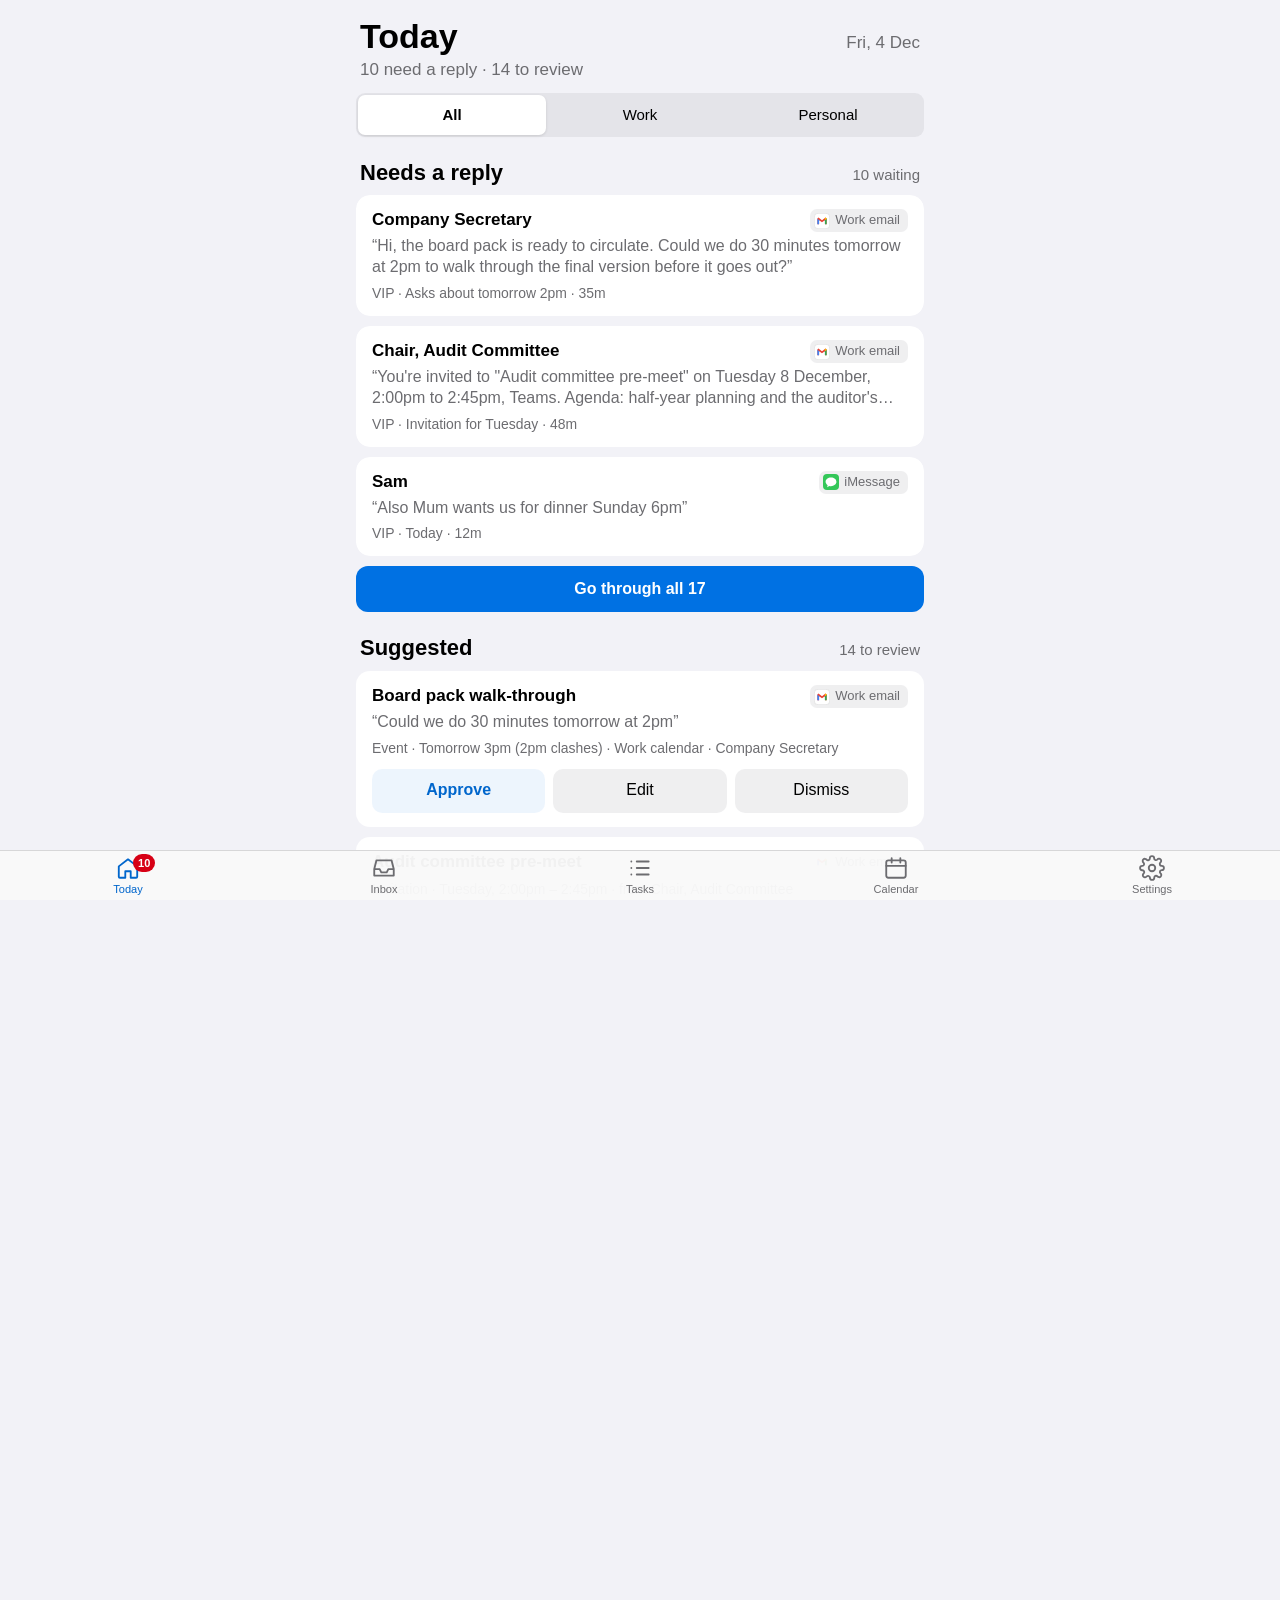
<file: index.html>
<!doctype html>
<html lang="en-AU">
<head>
  <meta charset="utf-8">
  <meta http-equiv="Content-Security-Policy" content="default-src 'none'; script-src 'self'; style-src 'self' 'unsafe-inline'; img-src 'self' data:; manifest-src 'self'; connect-src 'none'; base-uri 'none'; form-action 'none'">
  <meta name="referrer" content="no-referrer">
  <meta name="robots" content="noindex, nofollow">
  <meta name="viewport" content="width=device-width, initial-scale=1, viewport-fit=cover">
  <meta name="apple-mobile-web-app-capable" content="yes">
  <meta name="apple-mobile-web-app-status-bar-style" content="default">
  <meta name="apple-mobile-web-app-title" content="Inbox">
  <meta name="theme-color" content="#F2F2F7" media="(prefers-color-scheme: light)">
  <meta name="theme-color" content="#000000" media="(prefers-color-scheme: dark)">
  <link rel="manifest" href="manifest.webmanifest">
  <link rel="icon" href="icon.svg" type="image/svg+xml">
  <link rel="stylesheet" href="styles.css?v=7f4d80bfb6">
  <title>Unified Inbox (demo)</title>
</head>
<body>
  <main id="view"></main>

  <!-- Full-screen focus view: one item at a time -->
  <section id="focus" aria-modal="true" role="dialog" aria-label="Conversation"></section>

  <!-- Bottom sheets: Later options, row menu, new message, event details -->
  <div id="sheet-wrap"><div class="scrim" data-action="close-sheet"></div><div class="sheet" role="dialog"></div></div>

  <div id="toast" role="status" aria-live="polite"></div>

  <nav id="tabs" aria-label="Sections">
    <button data-action="tab" data-tab="today">
      <svg viewBox="0 0 24 24"><path d="M3.5 10.5L12 4l8.5 6.5V20a1 1 0 0 1-1 1h-5v-6h-5v6h-5a1 1 0 0 1-1-1z"/></svg>
      <span>Today</span><b id="today-badge" aria-label="need a reply"></b>
    </button>
    <button data-action="tab" data-tab="chats">
      <svg viewBox="0 0 24 24"><path d="M3 13h5l1.5 3h5L16 13h5M5 5h14l2 8v6H3v-6z"/></svg>
      <span>Inbox</span>
    </button>
    <button data-action="tab" data-tab="tasks">
      <svg viewBox="0 0 24 24"><path d="M9 6h11M9 12h11M9 18h11M4 6h.01M4 12h.01M4 18h.01"/></svg>
      <span>Tasks</span>
    </button>
    <button data-action="tab" data-tab="calendar">
      <svg viewBox="0 0 24 24"><rect x="3" y="5" width="18" height="16" rx="2"/><path d="M3 10h18M8 3v4M16 3v4"/></svg>
      <span>Calendar</span>
    </button>
    <button data-action="tab" data-tab="settings">
      <svg viewBox="0 0 24 24"><circle cx="12" cy="12" r="3"/><path d="M19.4 15a1.7 1.7 0 0 0 .3 1.8l.1.1a2 2 0 1 1-2.8 2.8l-.1-.1a1.7 1.7 0 0 0-1.8-.3 1.7 1.7 0 0 0-1 1.5V21a2 2 0 1 1-4 0v-.1a1.7 1.7 0 0 0-1.1-1.5 1.7 1.7 0 0 0-1.8.3l-.1.1a2 2 0 1 1-2.8-2.8l.1-.1a1.7 1.7 0 0 0 .3-1.8 1.7 1.7 0 0 0-1.5-1H3a2 2 0 1 1 0-4h.1a1.7 1.7 0 0 0 1.5-1.1 1.7 1.7 0 0 0-.3-1.8l-.1-.1a2 2 0 1 1 2.8-2.8l.1.1a1.7 1.7 0 0 0 1.8.3H9a1.7 1.7 0 0 0 1-1.5V3a2 2 0 1 1 4 0v.1a1.7 1.7 0 0 0 1 1.5 1.7 1.7 0 0 0 1.8-.3l.1-.1a2 2 0 1 1 2.8 2.8l-.1.1a1.7 1.7 0 0 0-.3 1.8V9a1.7 1.7 0 0 0 1.5 1H21a2 2 0 1 1 0 4h-.1a1.7 1.7 0 0 0-1.5 1z"/></svg>
      <span>Settings</span>
    </button>
  </nav>

  <!-- Demo data in the browser; phase 2 removes this line and the app talks to the real server -->
  <script src="demo-api.js?v=6e206e1867"></script>
  <script src="app.js?v=7b4860c522"></script>
</body>
</html>
</file>
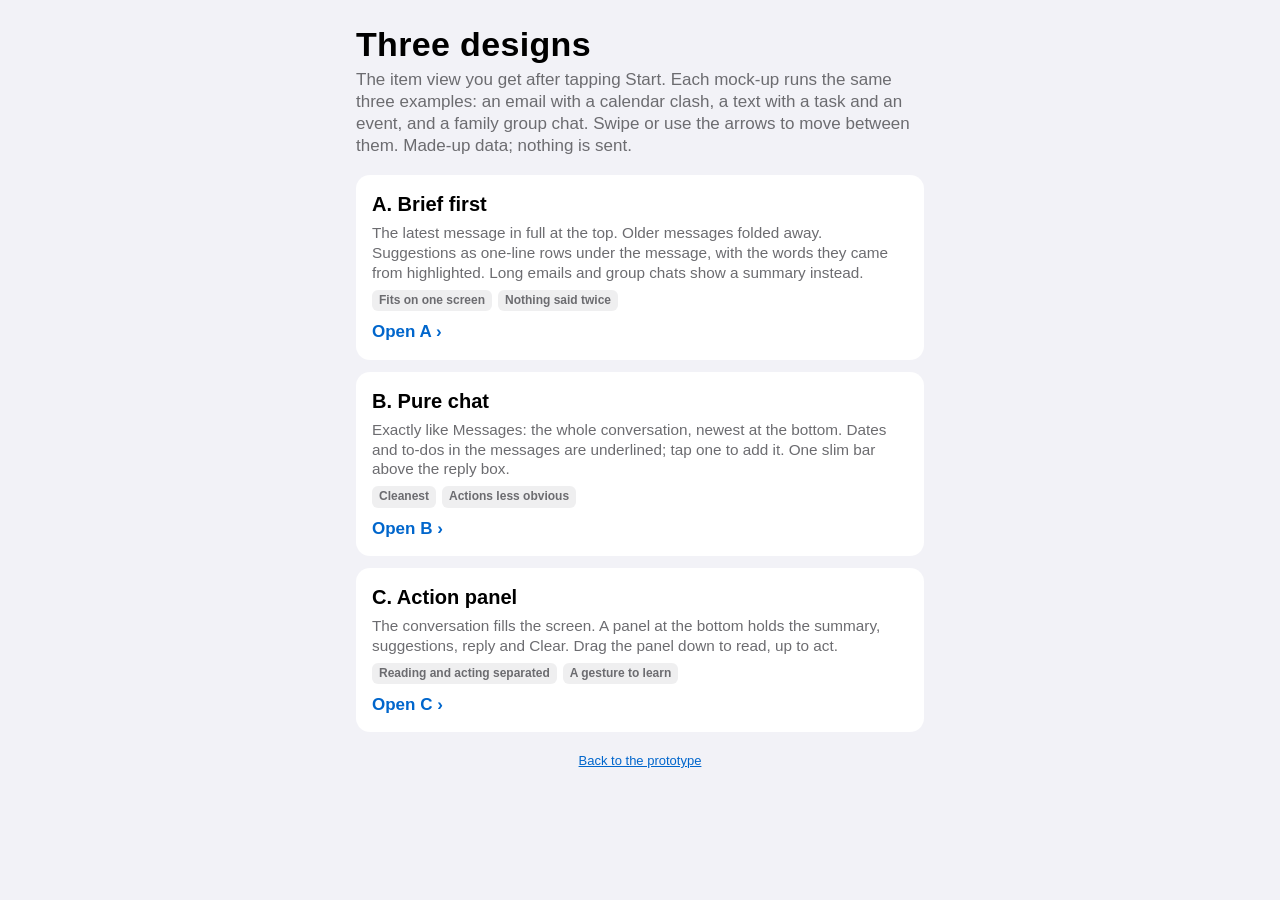
<file: mockups/index.html>
<!doctype html>
<html lang="en-AU">
<head>
  <meta charset="utf-8">
  <meta http-equiv="Content-Security-Policy" content="default-src 'none'; script-src 'self'; style-src 'self' 'unsafe-inline'; img-src 'self' data:; connect-src 'none'; base-uri 'none'; form-action 'none'">
  <meta name="referrer" content="no-referrer">
  <meta name="robots" content="noindex, nofollow">
  <meta name="viewport" content="width=device-width, initial-scale=1, viewport-fit=cover">
  <link rel="stylesheet" href="../styles.css?v=7f4d80bfb6">
  <link rel="stylesheet" href="mock.css?v=f056d1b92e">
  <title>Item view: three designs</title>
</head>
<body class="mock-index">
  <main>
    <h1 class="large-title" style="margin:8px 0 4px">Three designs</h1>
    <p class="muted" style="margin:0 0 18px">The item view you get after tapping Start. Each mock-up runs the same three examples: an email with a calendar clash, a text with a task and an event, and a family group chat. Swipe or use the arrows to move between them. Made-up data; nothing is sent.</p>

    <a class="design-card" href="a.html">
      <h2>A. Brief first</h2>
      <p>The latest message in full at the top. Older messages folded away. Suggestions as one-line rows under the message, with the words they came from highlighted. Long emails and group chats show a summary instead.</p>
      <p><span class="tag">Fits on one screen</span><span class="tag">Nothing said twice</span></p>
      <span class="go">Open A ›</span>
    </a>
    <a class="design-card" href="b.html">
      <h2>B. Pure chat</h2>
      <p>Exactly like Messages: the whole conversation, newest at the bottom. Dates and to-dos in the messages are underlined; tap one to add it. One slim bar above the reply box.</p>
      <p><span class="tag">Cleanest</span><span class="tag">Actions less obvious</span></p>
      <span class="go">Open B ›</span>
    </a>
    <a class="design-card" href="c.html">
      <h2>C. Action panel</h2>
      <p>The conversation fills the screen. A panel at the bottom holds the summary, suggestions, reply and Clear. Drag the panel down to read, up to act.</p>
      <p><span class="tag">Reading and acting separated</span><span class="tag">A gesture to learn</span></p>
      <span class="go">Open C ›</span>
    </a>
    <p class="foot" style="text-align:center"><a href="../" style="color:var(--tint)">Back to the prototype</a></p>
  </main>
</body>
</html>
</file>
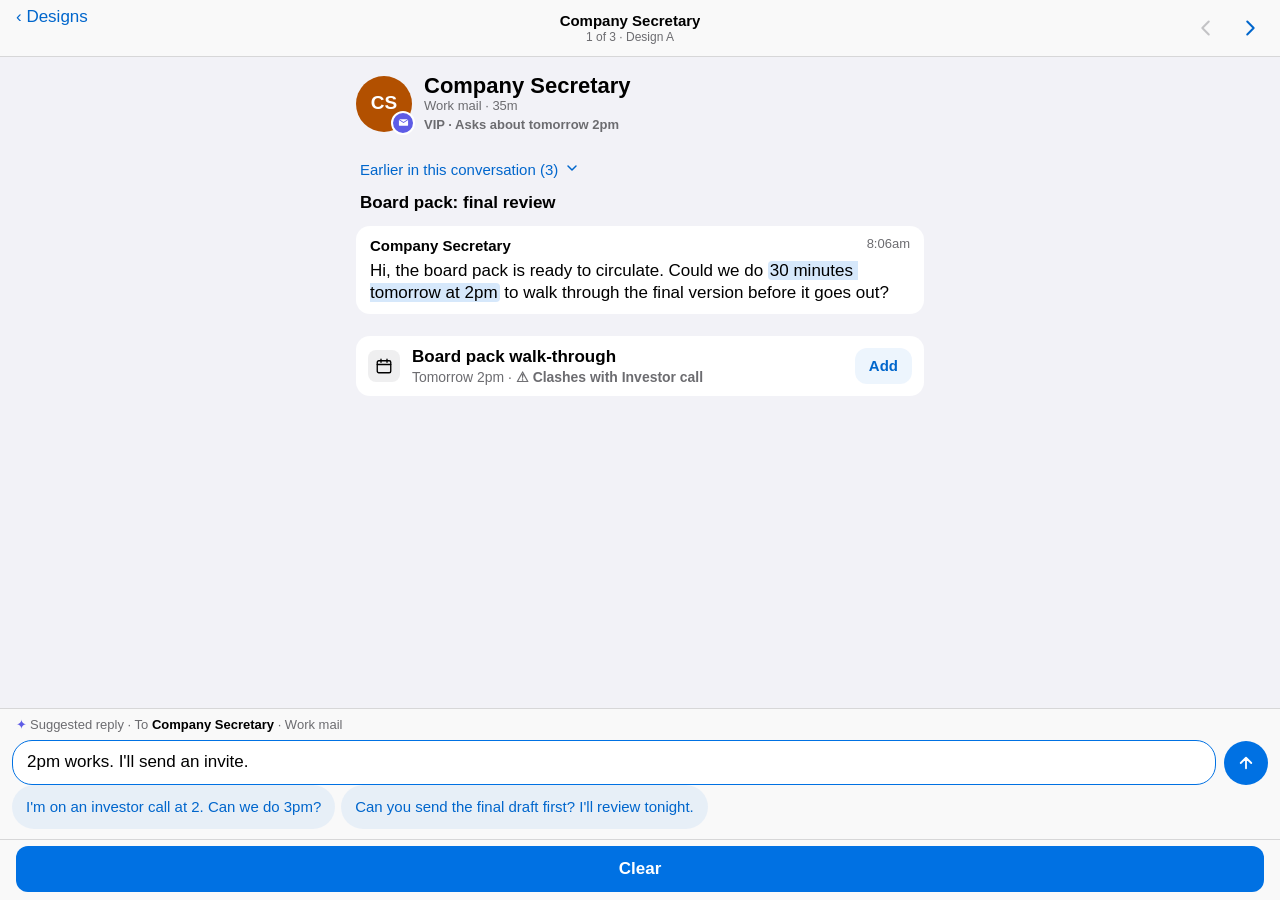
<file: mockups/a.html>
<!doctype html>
<html lang="en-AU">
<head>
  <meta charset="utf-8">
  <meta http-equiv="Content-Security-Policy" content="default-src 'none'; script-src 'self'; style-src 'self' 'unsafe-inline'; img-src 'self' data:; connect-src 'none'; base-uri 'none'; form-action 'none'">
  <meta name="referrer" content="no-referrer">
  <meta name="robots" content="noindex, nofollow">
  <meta name="viewport" content="width=device-width, initial-scale=1, viewport-fit=cover">
  <link rel="stylesheet" href="../styles.css?v=7f4d80bfb6">
  <link rel="stylesheet" href="mock.css?v=f056d1b92e">
  <title>Mock-up A: Brief first</title>
</head>
<body data-design="a">
  <section id="focus" class="open" role="dialog" aria-label="Mock-up A: Brief first"></section>
  <div id="sheet-wrap"><div class="scrim" data-act="close-sheet"></div><div class="sheet" role="dialog"></div></div>
  <div id="toast" role="status" aria-live="polite"></div>
  <script src="mock.js?v=c2f1eac3d7"></script>
</body>
</html>
</file>
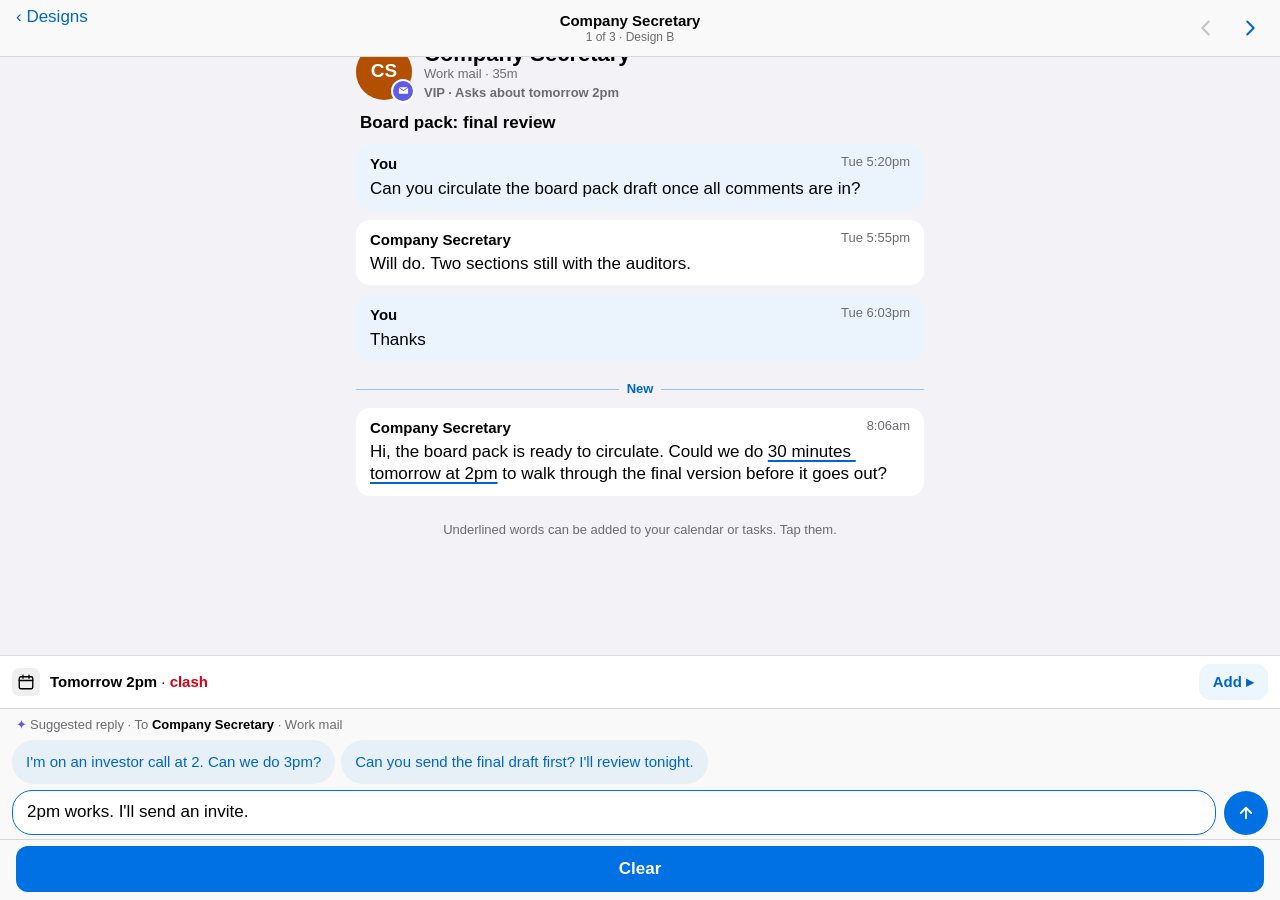
<file: mockups/b.html>
<!doctype html>
<html lang="en-AU">
<head>
  <meta charset="utf-8">
  <meta http-equiv="Content-Security-Policy" content="default-src 'none'; script-src 'self'; style-src 'self' 'unsafe-inline'; img-src 'self' data:; connect-src 'none'; base-uri 'none'; form-action 'none'">
  <meta name="referrer" content="no-referrer">
  <meta name="robots" content="noindex, nofollow">
  <meta name="viewport" content="width=device-width, initial-scale=1, viewport-fit=cover">
  <link rel="stylesheet" href="../styles.css?v=7f4d80bfb6">
  <link rel="stylesheet" href="mock.css?v=f056d1b92e">
  <title>Mock-up B: Pure chat</title>
</head>
<body data-design="b">
  <section id="focus" class="open" role="dialog" aria-label="Mock-up B: Pure chat"></section>
  <div id="sheet-wrap"><div class="scrim" data-act="close-sheet"></div><div class="sheet" role="dialog"></div></div>
  <div id="toast" role="status" aria-live="polite"></div>
  <script src="mock.js?v=c2f1eac3d7"></script>
</body>
</html>
</file>
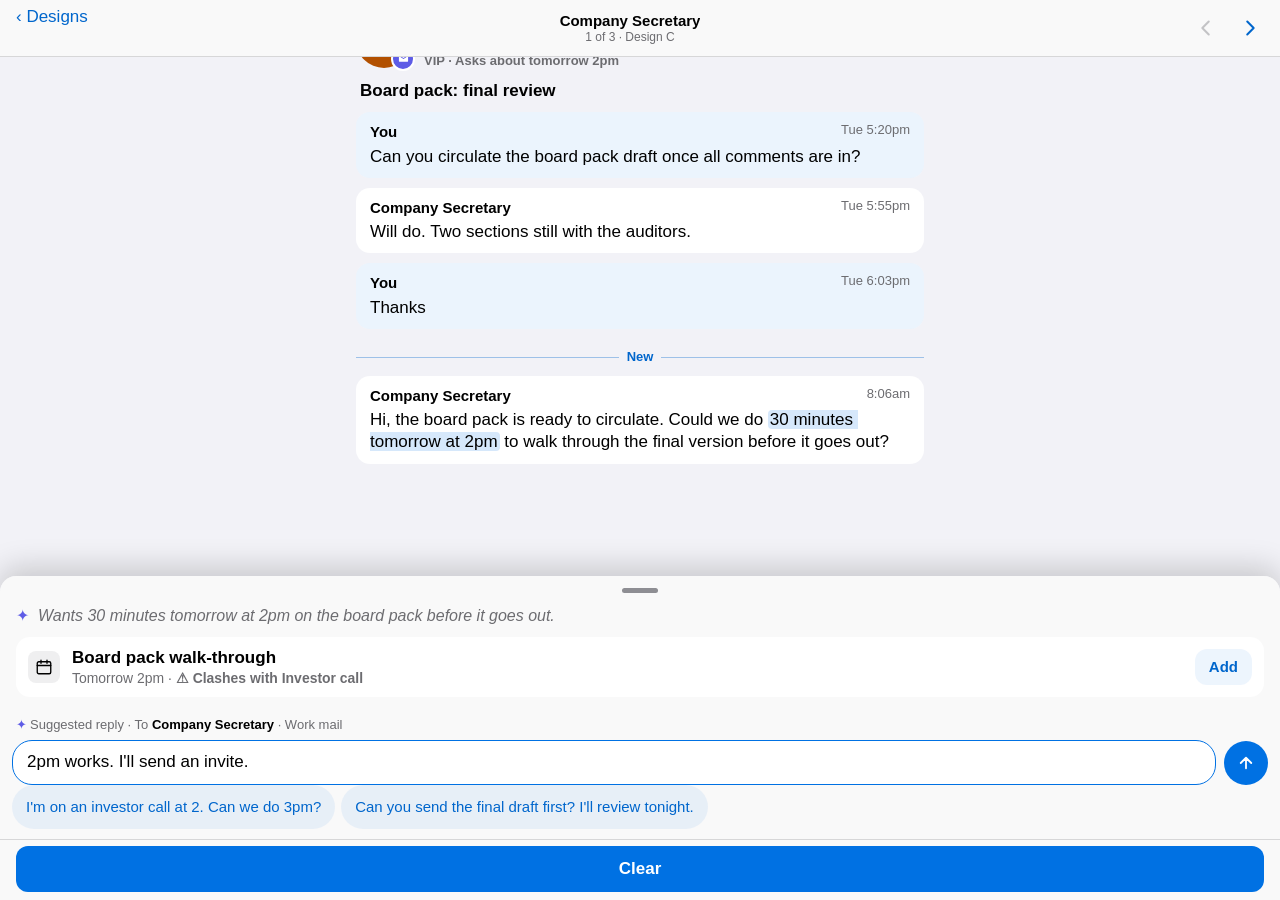
<file: mockups/c.html>
<!doctype html>
<html lang="en-AU">
<head>
  <meta charset="utf-8">
  <meta http-equiv="Content-Security-Policy" content="default-src 'none'; script-src 'self'; style-src 'self' 'unsafe-inline'; img-src 'self' data:; connect-src 'none'; base-uri 'none'; form-action 'none'">
  <meta name="referrer" content="no-referrer">
  <meta name="robots" content="noindex, nofollow">
  <meta name="viewport" content="width=device-width, initial-scale=1, viewport-fit=cover">
  <link rel="stylesheet" href="../styles.css?v=7f4d80bfb6">
  <link rel="stylesheet" href="mock.css?v=f056d1b92e">
  <title>Mock-up C: Action panel</title>
</head>
<body data-design="c">
  <section id="focus" class="open" role="dialog" aria-label="Mock-up C: Action panel"></section>
  <div id="sheet-wrap"><div class="scrim" data-act="close-sheet"></div><div class="sheet" role="dialog"></div></div>
  <div id="toast" role="status" aria-live="polite"></div>
  <script src="mock.js?v=c2f1eac3d7"></script>
</body>
</html>
</file>
<file: styles.css>
/* Unified Inbox styles. Rules come from DESIGN.md (decision numbers in brackets).
 *
 * Type uses rem so iOS Dynamic Type scales the whole app: Safari maps
 * `-apple-system-body` to the user's text size (default 17px).
 */

/* ------------------------------------------------------------ tokens
 * Each colour is light-dark(light value, dark value). Appearance in Settings picks the scheme:
 * Automatic follows the iPhone; Light or Dark forces it via data-theme on <html>.
 */
:root { color-scheme: light dark; }
:root[data-theme="light"] { color-scheme: light; }
:root[data-theme="dark"] { color-scheme: dark; }
:root {
  --bg: light-dark(#F2F2F7, #000000);            /* grouped background */
  --card: light-dark(#FFFFFF, #1C1C1E);
  --label: light-dark(#000000, #FFFFFF);
  --label-2: light-dark(#6C6C70, #AEAEB2);       /* secondary text, 5:1 or better */
  --label-3: light-dark(#8E8E93, #636366);       /* decorative only, never body text */
  --sep: light-dark(rgba(60, 60, 67, 0.18), rgba(84, 84, 88, 0.55));
  --fill: light-dark(rgba(120, 120, 128, 0.12), rgba(120, 120, 128, 0.24));
  --tint: light-dark(#0066CC, #4DA3FF);          /* text-coloured actions, 5.6:1 on white */
  --tint-fill: #0071E3;                          /* filled buttons, white text 4.6:1 */
  --tint-soft: light-dark(rgba(0, 113, 227, 0.07), rgba(10, 132, 255, 0.20));
  --bubble-out: #0071E3;
  --bubble-in: light-dark(#E9E9EB, #26252A);
  --red: light-dark(#D70015, #FF6961);
  --red-soft: light-dark(rgba(215, 0, 21, 0.07), rgba(255, 105, 97, 0.14));
  --green: light-dark(#1E7B34, #30D158);          /* 5:1 on white */
  --orange: #FF9F0A;
  --ai: light-dark(#5E5CE6, #7D7AFF);            /* the ✦ glyph only; AI text itself stays label-2 italic [10] */
  --bar: light-dark(rgba(249, 249, 249, 0.97), rgba(22, 22, 24, 0.97));   /* near-opaque, no glass over text [19] */
  --seg-on: light-dark(#FFFFFF, #636366);        /* selected segment */
  --radius: 14px;
  --tab-h: 50px;
  --fast: 100ms;            /* feedback [20] */
  --move: 200ms;            /* transitions [20] */
}

html { font-size: 17px; }
@supports (font: -apple-system-body) { html { font: -apple-system-body; } }

* { box-sizing: border-box; -webkit-tap-highlight-color: transparent; }
body {
  margin: 0; background: var(--bg); color: var(--label);
  font-family: -apple-system, BlinkMacSystemFont, "SF Pro Text", "Helvetica Neue", sans-serif;
  font-size: 1rem; line-height: 1.3; -webkit-font-smoothing: antialiased;
}
button { font: inherit; color: inherit; background: none; border: 0; padding: 0; cursor: pointer; }
input, textarea { font: inherit; color: inherit; }
.sr { position: absolute; width: 1px; height: 1px; overflow: hidden; clip: rect(0 0 0 0); }

/* type scale (HIG at default size) */
.large-title { font-size: 2rem; line-height: 1.2; font-weight: 700; letter-spacing: 0.01em; }
.title2 { font-size: 1.294rem; font-weight: 700; }
.headline { font-weight: 600; }
.subhead { font-size: 0.882rem; }
.footnote { font-size: 0.765rem; }
.caption { font-size: 0.706rem; font-weight: 600; letter-spacing: 0.02em; text-transform: uppercase; color: var(--label-2); }
.muted { color: var(--label-2); }

/* ------------------------------------------------------------ page shell */
#view {
  max-width: 600px; margin: 0 auto;
  padding: calc(env(safe-area-inset-top) + 8px) 16px calc(var(--tab-h) + env(safe-area-inset-bottom) + 96px);
}
.page-head { padding: 8px 4px 12px; }
.page-head .muted { margin-top: 2px; }

/* day strip under the title [13] */
.day-strip {
  display: flex; align-items: center; gap: 10px; background: var(--card);
  border-radius: var(--radius); padding: 10px 14px; margin-bottom: 12px;
}
.day-strip .bar { width: 4px; align-self: stretch; border-radius: 2px; background: var(--tint-fill); }
.day-strip .grow { flex: 1; min-width: 0; }
.day-strip .when { color: var(--label-2); font-size: 0.882rem; white-space: nowrap; }

/* segmented control [2] */
.segmented {
  display: flex; background: var(--fill); border-radius: 9px; padding: 2px; margin-bottom: 8px;
}
.segmented button {
  flex: 1; min-height: 40px; border-radius: 7px; font-size: 0.882rem; font-weight: 500;
  transition: background var(--fast);
}
.segmented button[aria-pressed="true"] { background: var(--seg-on); font-weight: 600; box-shadow: 0 1px 3px rgba(0,0,0,.12); }

/* ------------------------------------------------------------ list sections [1] */
.section-head {   /* pinned while its lane scrolls past [F6] */
  display: flex; align-items: baseline; justify-content: space-between;
  padding: 18px 4px 6px;
  position: sticky; top: 0; z-index: 3; background: var(--bg);
}
.section-head h2 { margin: 0; font-size: 1.294rem; font-weight: 700; }
.section-head .count { color: var(--label-2); font-size: 0.882rem; margin-left: 6px; font-weight: 400; }
.section-head .toggle { color: var(--tint); font-size: 0.882rem; min-height: 44px; padding: 0 4px; }
.group { background: var(--card); border-radius: var(--radius); overflow: hidden; }

/* rows with swipe [7] */
.swipe { position: relative; overflow: hidden; }
.swipe + .swipe .row-inner::before {
  content: ""; position: absolute; top: 0; right: 0; left: 72px; border-top: 0.5px solid var(--sep);
}
.swipe-bg {
  position: absolute; inset: 0; display: flex; align-items: center; justify-content: space-between;
  padding: 0 24px; font-weight: 600; font-size: 0.882rem;
}
.swipe-bg .later { color: #000; }
.swipe-bg .done { color: #fff; }
.swipe.to-done .swipe-bg { background: var(--green); justify-content: flex-end; }
.swipe.to-later .swipe-bg { background: var(--orange); justify-content: flex-start; }
.swipe.to-done .later, .swipe.to-later .done, .swipe:not(.to-done):not(.to-later) .swipe-bg span { display: none; }

.row-inner {
  position: relative; display: flex; gap: 12px; padding: 12px 16px; background: var(--card);
  touch-action: pan-y; transition: transform var(--move) ease-out, background var(--fast);
  text-align: left; width: 100%;
  -webkit-touch-callout: none; -webkit-user-select: none; user-select: none;   /* press-and-hold opens our menu, not iOS's */
}
.row-inner:active { background: var(--fill); }
.row-inner.dragging { transition: none; }
.row-body { flex: 1; min-width: 0; }
.row-top { display: flex; align-items: baseline; gap: 8px; }
.row-top .name { font-weight: 600; flex: 1; min-width: 0; white-space: nowrap; overflow: hidden; text-overflow: ellipsis; }
.row-top time { color: var(--label-2); font-size: 0.765rem; flex: none; }
.row-sub { color: var(--label-2); font-size: 0.765rem; white-space: nowrap; overflow: hidden; text-overflow: ellipsis; margin-top: 1px; }
.row-gist {
  margin-top: 4px; font-size: 0.882rem; color: var(--label-2);
  display: -webkit-box; -webkit-line-clamp: 2; -webkit-box-orient: vertical; overflow: hidden;
}
.row-tags { display: flex; flex-wrap: wrap; gap: 6px; margin-top: 6px; }
.row-reply {   /* AI-written, so italic like every other AI text [10] */
  display: block; margin-top: 4px; font-size: 0.882rem; color: var(--tint); font-style: italic;
  white-space: nowrap; overflow: hidden; text-overflow: ellipsis;
}
.tag {
  display: inline-flex; align-items: center; gap: 4px; font-size: 0.706rem; font-weight: 600;
  padding: 3px 7px; border-radius: 6px; background: var(--fill); color: var(--label-2);
}
.tag.red { background: var(--red-soft); color: var(--red); }
.tag svg { width: 12px; height: 12px; fill: none; stroke: currentColor; stroke-width: 2.2; stroke-linecap: round; stroke-linejoin: round; }

/* AI-written text: italic + glyph + label [10] */
.ai { font-style: italic; }
.ai-glyph { color: var(--ai); font-style: normal; margin-right: 3px; }

/* avatars with channel badge [18] */
.avatar {
  position: relative; flex: none; width: 44px; height: 44px; border-radius: 50%;
  display: grid; place-items: center; color: #fff; font-weight: 600; font-size: 0.882rem;
}
.avatar.lg { width: 56px; height: 56px; font-size: 1.118rem; }
.avatar svg.people { width: 22px; height: 22px; fill: #fff; }
.badge {
  position: absolute; right: -3px; bottom: -3px; width: 20px; height: 20px; border-radius: 50%;
  display: grid; place-items: center; border: 2px solid var(--card);
}
.avatar.lg .badge { width: 24px; height: 24px; }
.badge svg { width: 11px; height: 11px; fill: #fff; }

/* tip and empty states [8] */
.tip {
  display: flex; gap: 10px; align-items: center; background: var(--tint-soft); color: var(--label);
  border-radius: var(--radius); padding: 10px 14px; margin: 12px 0 0; font-size: 0.882rem;
}
.tip button { color: var(--tint); font-weight: 600; min-height: 44px; padding: 0 4px; margin-left: auto; white-space: nowrap; }
.empty { text-align: center; padding: 48px 24px; }
.empty .check {
  width: 64px; height: 64px; border-radius: 50%; margin: 0 auto 14px; display: grid; place-items: center;
  background: var(--green); color: #fff; font-size: 2rem; font-weight: 700;
}
.empty h2 { margin: 0 0 6px; }

/* the one filled button on the list view [5] */
.start-bar {
  position: fixed; left: 0; right: 0; z-index: 4;
  bottom: calc(var(--tab-h) + env(safe-area-inset-bottom) + 12px);
  display: flex; justify-content: center; pointer-events: none;
}
.btn {
  display: inline-flex; align-items: center; justify-content: center; gap: 6px;
  min-height: 44px; padding: 0 20px; border-radius: 12px; font-weight: 600;
  transition: transform var(--fast), opacity var(--fast);
}
.btn:active { transform: scale(0.97); }
.btn.filled { background: var(--tint-fill); color: #fff; }
.btn.tinted { background: var(--tint-soft); color: var(--tint); }
.btn.plain { background: var(--fill); color: var(--label); }
.btn.danger { background: var(--red-soft); color: var(--red); }
.btn.wide { width: 100%; }
.start-bar .btn { pointer-events: auto; min-height: 50px; padding: 0 28px; border-radius: 25px; box-shadow: 0 6px 20px rgba(0,0,0,.18); }

/* ------------------------------------------------------------ focus view [3][4] */
#focus {
  position: fixed; inset: 0; z-index: 20; background: var(--bg);
  display: flex; flex-direction: column;
  transform: translateY(100%); transition: transform 250ms cubic-bezier(.2,.8,.2,1);
}
#focus.open { transform: none; }
.focus-top {
  flex: none; padding: calc(env(safe-area-inset-top) + 6px) 8px 6px;
  display: grid; grid-template-columns: 88px 1fr 88px; align-items: center;
  background: var(--bar); border-bottom: 0.5px solid var(--sep);
}
.focus-top .close { color: var(--tint); min-height: 44px; text-align: left; padding: 0 8px; }
.focus-top .progress-label { text-align: center; font-weight: 600; font-size: 0.882rem; }
.focus-top .nav { display: flex; justify-content: flex-end; }
.focus-top .nav button { width: 44px; height: 44px; display: grid; place-items: center; color: var(--tint); }
.focus-top .nav button:disabled { color: var(--label-3); opacity: .5; }
.focus-top .nav svg { width: 22px; height: 22px; fill: none; stroke: currentColor; stroke-width: 2.2; stroke-linecap: round; stroke-linejoin: round; }
.progress { height: 3px; background: var(--fill); border-radius: 2px; margin: 6px 8px 0; grid-column: 1 / -1; overflow: hidden; }
.progress i { display: block; height: 100%; background: var(--green); transition: width var(--move); }
.focus-scroll { flex: 1; overflow-y: auto; overflow-x: hidden; -webkit-overflow-scrolling: touch; touch-action: pan-y; }
.focus-body { max-width: 600px; margin: 0 auto; padding: 16px 16px 96px; }   /* room above the undo toast */

.who { display: flex; gap: 12px; align-items: center; margin-bottom: 14px; }
.who .name { font-size: 1.294rem; font-weight: 700; line-height: 1.15; }

.summary {
  background: var(--card); border-radius: var(--radius); padding: 12px 14px; margin-bottom: 12px;
}
.summary p { margin: 4px 0 0; color: var(--label-2); }
.warning {
  display: flex; gap: 8px; background: var(--red-soft); color: var(--red); font-weight: 500;
  border-radius: var(--radius); padding: 12px 14px; margin-bottom: 12px; font-size: 0.941rem;
}


.block-title { display: flex; justify-content: space-between; align-items: baseline; margin: 0 4px 6px; }
.card { background: var(--card); border-radius: var(--radius); padding: 12px 14px; margin-bottom: 10px; }
.proposal { display: flex; gap: 12px; }
.proposal .ic {
  flex: none; width: 32px; height: 32px; border-radius: 8px; display: grid; place-items: center;
  background: var(--fill);
}
.proposal .ic svg { width: 18px; height: 18px; fill: none; stroke: var(--label); stroke-width: 1.8; stroke-linecap: round; stroke-linejoin: round; }
.proposal .grow { flex: 1; min-width: 0; }
.proposal .title { font-weight: 600; }
.proposal .why { margin-top: 4px; font-size: 0.765rem; color: var(--label-2); }
.proposal .actions { display: flex; flex-direction: column; gap: 8px; margin-top: 10px; }
.proposal .actions .row { display: flex; gap: 8px; align-items: center; }
.proposal .segmented { margin: 0; flex: 1; }
.choice { flex-direction: column; align-items: flex-start; gap: 1px; width: 100%; text-align: left; padding: 9px 14px; }
.choice small { font-weight: 500; font-size: 0.765rem; }
.added { color: var(--green); font-weight: 600; display: flex; align-items: center; gap: 6px; margin-top: 8px; }

.to-line { font-size: 0.765rem; color: var(--label-2); margin: 0 4px 8px; }
.to-line b { color: var(--label); font-weight: 600; }
.to-line .flag { color: var(--red); font-weight: 600; }
.compose { display: flex; gap: 8px; align-items: flex-end; margin-bottom: 12px; }
.compose textarea {
  flex: 1; min-height: 44px; max-height: 160px; resize: none; border-radius: 20px;
  border: 1.5px solid var(--tint-fill); background: var(--card); padding: 10px 14px; font-size: 1rem; line-height: 1.35;
}
.send-btn {
  flex: none; width: 44px; height: 44px; border-radius: 50%; background: var(--tint-fill);
  display: grid; place-items: center;
}
.send-btn svg { width: 18px; height: 18px; fill: none; stroke: #fff; stroke-width: 2.4; stroke-linecap: round; stroke-linejoin: round; }

/* Done / Later in the lower part of the screen [6] */
.focus-actions {
  flex: none; display: flex; gap: 10px; padding: 10px 16px calc(env(safe-area-inset-bottom) + 10px);
  background: var(--bar); border-top: 0.5px solid var(--sep);
}
.focus-actions .btn { flex: 1; min-height: 50px; }

.clear-screen { text-align: center; padding: 64px 24px; }
.clear-screen .check { width: 84px; height: 84px; font-size: 2.6rem; }

/* ------------------------------------------------------------ sheets (medium detent) */
#sheet-wrap { position: fixed; inset: 0; z-index: 30; pointer-events: none; }
#sheet-wrap.open { pointer-events: auto; }
.scrim { position: absolute; inset: 0; background: rgba(0,0,0,.35); opacity: 0; transition: opacity var(--move); }
#sheet-wrap.open .scrim { opacity: 1; }
.sheet {
  position: absolute; left: 0; right: 0; bottom: 0; max-width: 600px; margin: 0 auto;
  background: var(--bg); border-radius: 14px 14px 0 0; padding: 8px 16px calc(env(safe-area-inset-bottom) + 16px);
  transform: translateY(100%); transition: transform 250ms cubic-bezier(.2,.8,.2,1);
}
#sheet-wrap.open .sheet { transform: none; }
.grabber { width: 36px; height: 5px; border-radius: 3px; background: var(--label-3); margin: 0 auto 12px; }
.sheet h3 { margin: 4px 4px 4px; font-size: 1.118rem; }
.sheet .muted { margin: 0 4px 12px; }
.sheet-list { background: var(--card); border-radius: var(--radius); overflow: hidden; margin-bottom: 10px; }
.sheet-list button {
  display: flex; justify-content: space-between; align-items: center; width: 100%;
  min-height: 52px; padding: 0 16px; border-bottom: 0.5px solid var(--sep);
}
.sheet-list button:last-child { border-bottom: 0; }
.sheet-list button span:last-child { color: var(--label-2); font-size: 0.882rem; }
.sheet .sheet .stack { display: flex; flex-direction: column; gap: 8px; }

/* ------------------------------------------------------------ toast with undo [15] */
#toast {
  position: fixed; left: 50%; z-index: 25;   /* under sheets, so it never covers a confirm button */ width: min(92vw, 520px);
  bottom: calc(var(--tab-h) + env(safe-area-inset-bottom) + 76px);
  transform: translate(-50%, 16px); opacity: 0; pointer-events: none;
  background: #2C2C2E; color: #fff; border-radius: 14px; overflow: hidden;
  transition: opacity var(--move), transform var(--move); box-shadow: 0 8px 28px rgba(0,0,0,.3);
}
/* In a conversation the reply box owns the bottom of the screen, so the Undo bar drops in from the top */
body.focus-open #toast { bottom: auto; top: calc(env(safe-area-inset-top) + 64px); transform: translate(-50%, -16px); }
body.focus-open #toast.show { transform: translate(-50%, 0); }
#toast.show { opacity: 1; transform: translate(-50%, 0); pointer-events: auto; }
#toast .t-row { display: flex; align-items: center; gap: 12px; padding: 4px 6px 4px 16px; }
#toast .t-text { flex: 1; font-size: 0.882rem; padding: 10px 0; }
#toast button { color: #64D2FF; font-weight: 600; min-height: 44px; padding: 0 12px; }
#toast .countdown { height: 3px; background: #64D2FF; transform-origin: left; }

/* ------------------------------------------------------------ calendar, tasks, settings */
.day-head { display: flex; justify-content: space-between; align-items: baseline; padding: 18px 4px 6px; }
.day-head h2 { margin: 0; font-size: 1.118rem; }
.day-head .load { color: var(--label-2); font-size: 0.765rem; }
.ev { display: flex; gap: 12px; padding: 10px 16px; align-items: stretch; }
.ev + .ev { border-top: 0.5px solid var(--sep); }
.ev .bar { width: 4px; border-radius: 2px; flex: none; }
.ev .t { width: 66px; flex: none; font-size: 0.882rem; font-variant-numeric: tabular-nums; }
.ev .t small { display: block; color: var(--label-2); font-size: 0.765rem; }
.ev .meta { font-size: 0.765rem; color: var(--label-2); margin-top: 2px; }
.ev.past { opacity: .5; }
.ev.now .t { color: var(--tint); font-weight: 600; }

.task { display: flex; gap: 12px; align-items: center; padding: 6px 16px 6px 8px; min-height: 52px; }
.task + .task { border-top: 0.5px solid var(--sep); }
.check-btn { width: 44px; height: 44px; display: grid; place-items: center; flex: none; }
.check-btn i { width: 24px; height: 24px; border-radius: 50%; border: 2px solid var(--label-3); display: grid; place-items: center; font-style: normal; }
.task.done .check-btn i { background: var(--green); border-color: var(--green); color: #fff; font-size: 0.765rem; font-weight: 700; }
.task.done .t-title { color: var(--label-2); text-decoration: line-through; }
.task .due { font-size: 0.765rem; color: var(--label-2); margin-top: 2px; }
.task .due.overdue { color: var(--red); font-weight: 600; }

.setting { display: flex; align-items: center; gap: 12px; padding: 0 16px; min-height: 52px; }
.setting + .setting { border-top: 0.5px solid var(--sep); }
.setting .grow { flex: 1; padding: 10px 0; }
.setting .note { font-size: 0.765rem; color: var(--label-2); margin-top: 2px; }
.switch { width: 51px; height: 31px; border-radius: 16px; background: var(--fill); position: relative; flex: none; transition: background var(--move); }
.switch::after { content: ""; position: absolute; top: 2px; left: 2px; width: 27px; height: 27px; border-radius: 50%; background: #fff; box-shadow: 0 2px 4px rgba(0,0,0,.2); transition: transform var(--move); }
.switch::before { content: ""; position: absolute; inset: -7px -6px; }   /* 45px hit area around the 31px switch */
.switch[aria-checked="true"] { background: var(--green); }
.switch[aria-checked="true"]::after { transform: translateX(20px); }
.pill { font-size: 0.706rem; font-weight: 600; padding: 3px 8px; border-radius: 6px; background: var(--fill); color: var(--label-2); }
.foot { color: var(--label-2); font-size: 0.765rem; padding: 8px 16px 0; }

/* ------------------------------------------------------------ tab bar [21] */
#tabs {
  position: fixed; left: 0; right: 0; bottom: 0; z-index: 5; display: flex;
  height: calc(var(--tab-h) + env(safe-area-inset-bottom)); padding-bottom: env(safe-area-inset-bottom);
  background: var(--bar); border-top: 0.5px solid var(--sep);
}
#tabs button {
  position: relative; flex: 1; display: flex; flex-direction: column; align-items: center; justify-content: center;
  gap: 1px; color: var(--label-2); font-size: 0.65rem; font-weight: 500;
}
#tabs button[aria-current="page"] { color: var(--tint); }
#tabs svg { width: 26px; height: 26px; fill: none; stroke: currentColor; stroke-width: 1.7; stroke-linecap: round; stroke-linejoin: round; }
#tabs b:not(:empty) {
  position: absolute; top: 3px; left: calc(50% + 5px); background: #D70015; color: #fff;
  font-size: 0.65rem; min-width: 18px; height: 18px; border-radius: 9px; display: grid; place-items: center; padding: 0 5px;
}

/* ------------------------------------------------------------ reduced motion: fades, no slides [20] */
@media (prefers-reduced-motion: reduce) {
  #focus, .sheet { transition: opacity var(--move); transform: none; opacity: 0; }
  #focus { visibility: hidden; }
  #focus.open { opacity: 1; visibility: visible; }
  #sheet-wrap.open .sheet { opacity: 1; }
  .row-inner, .btn, }

/* ============================================================ round 4: conversations ============================================================ */

/* buttons that look like rows/cards */
button.day-strip { width: 100%; text-align: left; }
.head-row { display: flex; align-items: flex-end; justify-content: space-between; }
.icon-btn { width: 44px; height: 44px; border-radius: 22px; display: grid; place-items: center; color: var(--tint); }
.icon-btn svg { width: 24px; height: 24px; fill: none; stroke: currentColor; stroke-width: 2; stroke-linecap: round; stroke-linejoin: round; }

/* priority reason on Today rows [A1] */
.reason { display: block; margin-top: 3px; font-size: 0.765rem; font-weight: 600; color: var(--label-2); }
.reason.vip { color: var(--tint); }

/* Chats list, search, new message [A7] */
.search-wrap { display: flex; align-items: center; gap: 8px; background: var(--fill); border-radius: 10px; padding: 0 12px; margin-bottom: 10px; }
.search-wrap svg { width: 18px; height: 18px; flex: none; fill: none; stroke: var(--label-2); stroke-width: 2; stroke-linecap: round; }
.search { width: 100%; min-height: 40px; border: 0; background: transparent; font-size: 1rem; outline: none; }
.sheet .search { background: var(--card); border-radius: 10px; padding: 0 12px; margin: 0 0 10px; }
mark { background: color-mix(in srgb, var(--orange) 35%, transparent); color: inherit; border-radius: 3px; }
.chat-row { display: flex; gap: 12px; align-items: center; width: 100%; text-align: left; padding: 10px 16px; position: relative; }
.chat-row + .chat-row::before { content: ""; position: absolute; top: 0; right: 0; left: 72px; border-top: 0.5px solid var(--sep); }
.chat-row:active { background: var(--fill); }
.chat-preview { display: -webkit-box; -webkit-line-clamp: 2; -webkit-box-orient: vertical; overflow: hidden; color: var(--label-2); font-size: 0.882rem; margin-top: 2px; }
.unread { flex: none; min-width: 22px; height: 22px; border-radius: 11px; background: var(--tint-fill); color: #fff; font-size: 0.706rem; font-weight: 700; display: grid; place-items: center; padding: 0 6px; }
.muted-icon svg { width: 14px; height: 14px; fill: none; stroke: var(--label-2); stroke-width: 2; }
.sheet-scroll { max-height: 45vh; overflow-y: auto; }
.sheet-row { display: flex; justify-content: space-between; align-items: center; min-height: 52px; padding: 0 16px; border-bottom: 0.5px solid var(--sep); }
.sheet-row span:last-child { color: var(--label-2); font-size: 0.882rem; }

/* conversation thread: history oldest first, newest at the bottom [A1][A2] */
.subject-line { font-weight: 600; margin: -4px 4px 10px; }
.thread { display: flex; flex-direction: column; gap: 2px; margin-bottom: 14px; }
.day-sep { align-self: center; font-size: 0.706rem; font-weight: 600; color: var(--label-2); margin: 12px 0 6px; }
.new-divider { display: flex; align-items: center; gap: 8px; margin: 10px 0 8px; color: var(--tint); font-size: 0.765rem; font-weight: 700; }
.new-divider::before, .new-divider::after { content: ""; flex: 1; border-top: 1px solid currentColor; opacity: .35; }
.thread .summary { margin: 0 0 10px; }
.msg { display: flex; flex-direction: column; max-width: 82%; }
.msg.in { align-self: flex-start; }
.msg.out { align-self: flex-end; align-items: flex-end; }
.msg.end { margin-bottom: 6px; }
.msg-name { font-size: 0.706rem; font-weight: 600; margin: 4px 12px 2px; color: color-mix(in srgb, var(--n) 62%, var(--label)); }   /* tinted, but readable in both modes */
.bubble { padding: 8px 13px; border-radius: 18px; white-space: pre-wrap; overflow-wrap: anywhere; }
.bubble-them { background: var(--bubble-in); }
.bubble-me { background: var(--bubble-out); color: #fff; }
.msg.in.end .bubble { border-bottom-left-radius: 6px; }
.msg.out.end .bubble { border-bottom-right-radius: 6px; }
.msg-time { font-size: 0.65rem; color: var(--label-2); margin: 2px 8px 0; }
.reactions { display: flex; gap: 4px; margin: -4px 8px 0; }
.reactions span { background: var(--card); border: 1px solid var(--sep); border-radius: 12px; padding: 1px 7px; font-size: 0.765rem; }
.reactions small { color: var(--label-2); font-size: 0.65rem; }
.attachment { display: inline-flex; align-items: center; gap: 6px; margin-top: 4px; padding: 6px 10px; border-radius: 10px; background: var(--fill); font-size: 0.82rem; }
.attachment svg { width: 14px; height: 14px; fill: none; stroke: currentColor; stroke-width: 2; }
.mail { background: var(--card); border-radius: var(--radius); padding: 10px 14px; margin-bottom: 8px; }
.mail-text { white-space: pre-wrap; }
.mail.mine { background: color-mix(in srgb, var(--tint-fill) 8%, var(--card)); }
.mail-head { display: flex; justify-content: space-between; gap: 8px; font-size: 0.882rem; margin-bottom: 4px; }
.mail-head span { color: var(--label-2); font-size: 0.765rem; }
.invite-actions { display: flex; gap: 8px; margin-top: 10px; }
.invite-actions .btn { flex: 1; padding: 0 8px; }

/* reply box pinned at the bottom, like Messages [A2] */
.composer { flex: none; background: var(--bar); border-top: 0.5px solid var(--sep); padding: 8px 12px 6px; }
.composer .to-line { margin: 0 4px 6px; }
.chip-row { display: flex; gap: 6px; overflow-x: auto; margin: 0 -12px 8px; padding: 0 12px; scrollbar-width: none; }
.chip-row::-webkit-scrollbar { display: none; }
.chip { flex: none; min-height: 44px; border-radius: 22px; padding: 0 14px; font-size: 0.882rem; transition: transform var(--fast); }
.chip:active { transform: scale(0.95); }
.chip.react { width: 44px; padding: 0; font-size: 1.12rem; background: var(--fill); }
.chip.alt { max-width: 75%; overflow: hidden; text-overflow: ellipsis; white-space: nowrap; background: var(--tint-soft); color: var(--tint); }
.composer .compose { margin-bottom: 0; }
.composer + .focus-actions { padding-top: 6px; }
.focus-actions .btn.tinted { min-height: 44px; }

/* calendar day view [assessment gap 10] */
.day-chips { display: flex; gap: 6px; overflow-x: auto; margin: 4px -16px 10px; padding: 0 16px; scrollbar-width: none; }
.day-chips::-webkit-scrollbar { display: none; }
.day-chip { flex: none; width: 52px; min-height: 56px; border-radius: 12px; background: var(--card); display: flex; flex-direction: column; align-items: center; justify-content: center; gap: 2px; font-size: 0.765rem; color: var(--label-2); }
.day-chip b { font-size: 1.06rem; color: var(--label); }
.day-chip[aria-pressed="true"] { background: var(--tint-fill); color: #fff; }
.day-chip[aria-pressed="true"] b { color: #fff; }
.legend { display: flex; flex-wrap: wrap; gap: 12px; font-size: 0.765rem; color: var(--label-2); margin: 0 4px 8px; }
.legend i { display: inline-block; width: 10px; height: 10px; border-radius: 3px; margin-right: 5px; vertical-align: -1px; }
.legend i.dash { border: 1.5px dashed var(--label-2); background: transparent; }
.timeline { position: relative; background: var(--card); border-radius: var(--radius); margin-bottom: 12px; }
.hour { position: absolute; left: 0; right: 0; height: 0; border-top: 0.5px solid var(--sep); }
.hour span { position: absolute; top: -8px; left: 8px; font-size: 0.65rem; color: var(--label-2); background: var(--card); padding-right: 4px; }
.ev-layer { position: absolute; top: 10px; bottom: 0; left: 52px; right: 8px; }
.ev-block { position: absolute; text-align: left; overflow: hidden; border-radius: 6px; padding: 3px 6px; font-size: 0.765rem;
  background: color-mix(in srgb, var(--c) 18%, var(--card)); border-left: 3px solid var(--c); color: var(--label); display: flex; flex-direction: column; }
.ev-block b { font-weight: 600; white-space: nowrap; overflow: hidden; text-overflow: ellipsis; }
.ev-block span { color: var(--label-2); white-space: nowrap; overflow: hidden; text-overflow: ellipsis; }
.ev-block.pending { background: transparent; border: 1.5px dashed var(--c); }
.ev-block.short { flex-direction: row; align-items: center; gap: 6px; padding-top: 0; padding-bottom: 0; }
.now-line { position: absolute; left: -6px; right: 0; border-top: 2px solid var(--red); }
.now-line::before { content: ""; position: absolute; left: 0; top: -5px; width: 8px; height: 8px; border-radius: 50%; background: var(--red); }
button.ev { width: 100%; text-align: left; }
.ev.pending .headline::after { content: " · Invitation"; font-weight: 400; color: var(--label-2); }

/* session top bar: who, then position */
.focus-top .progress-label { display: flex; flex-direction: column; align-items: center; line-height: 1.2; min-width: 0; }
.focus-top .progress-label .who-top { font-weight: 600; max-width: 100%; white-space: nowrap; overflow: hidden; text-overflow: ellipsis; }
.focus-top .progress-label small { font-weight: 500; color: var(--label-2); font-size: 0.706rem; }

/* ============================================================ design B: one-tap suggestions (22 Oct 2026) ============================================================ */
/* the sender's words a suggestion came from: tap to add, hold for options */
.detect { cursor: pointer; text-decoration: underline; text-decoration-color: var(--tint); text-decoration-thickness: 2px; text-underline-offset: 3px;
  -webkit-touch-callout: none; -webkit-user-select: none; user-select: none; border-radius: 3px; }
.detect:active { background: var(--tint-soft); }
.bubble-me .detect { text-decoration-color: #fff; }
.summary-line { display: flex; gap: 6px; font-size: 0.882rem; color: var(--label-2); margin: 0 4px 10px; }

/* one-tap bar above the reply box */
.action-bar { flex: none; display: flex; flex-wrap: wrap; align-items: center; gap: 4px 8px; padding: 8px 12px 6px;
  background: var(--bar); border-top: 0.5px solid var(--sep); }
.action-bar > .ai-glyph { flex: none; }
.act-row { flex: 1; min-width: 0; display: flex; gap: 6px; overflow-x: auto; scrollbar-width: none; }
.act-row::-webkit-scrollbar { display: none; }
.act-chip { flex: none; display: inline-flex; align-items: center; gap: 7px; min-height: 44px; padding: 0 14px; border-radius: 22px;
  background: var(--tint-soft); color: var(--tint); font-weight: 600; font-size: 0.882rem;
  -webkit-touch-callout: none; -webkit-user-select: none; user-select: none; transition: transform var(--fast); }
.act-chip:active { transform: scale(0.96); }
.act-chip svg { width: 18px; height: 18px; flex: none; fill: none; stroke: currentColor; stroke-width: 2; stroke-linecap: round; stroke-linejoin: round; }
.act-chip > span { display: flex; flex-direction: column; align-items: flex-start; line-height: 1.15; }
.act-chip small { font-size: 0.706rem; font-weight: 600; }   /* full tint colour: 4.5:1 at 12px */
.act-chip.done { background: transparent; color: var(--green); padding: 0 6px; }
.act-hint { width: 100%; font-size: 0.65rem; color: var(--label-2); padding-left: 22px; }
.action-bar + .composer { border-top: 0; padding-top: 2px; }
.sheet .card { margin-bottom: 10px; }

/* brief format for group chats and long emails (owner's choice, 22 Oct 2026) */
.fold { display: flex; align-items: center; gap: 6px; color: var(--tint); font-size: 0.882rem; font-weight: 500; min-height: 44px; margin: 0 4px 4px; }
.fold svg { width: 16px; height: 16px; fill: none; stroke: currentColor; stroke-width: 2.2; stroke-linecap: round; stroke-linejoin: round; transition: transform var(--move); }
.fold .up svg { transform: rotate(180deg); }
.earlier { opacity: .8; margin-bottom: 8px; padding-bottom: 8px; border-bottom: 1px solid var(--sep); }
.summary.brief .link { display: block; margin-top: 6px; min-height: 44px; text-align: left; }
.link { color: var(--tint); font-weight: 500; font-size: 0.941rem; }

/* integration symbols instead of coloured dots (owner's request, 22 Oct 2026) */
.brand-icon { width: 28px; height: 28px; flex: none; display: block; }
.badge.brand { background: none; border-radius: 7px; padding: 0; width: 22px; height: 22px; right: -4px; bottom: -4px; border: 2px solid var(--card); overflow: hidden; }
.badge.brand .brand-icon { width: 100%; height: 100%; }
.avatar.lg .badge.brand { width: 26px; height: 26px; border-radius: 8px; }
.sheet-list .via { display: inline-flex; align-items: center; gap: 6px; }
.sheet-list .via .brand-icon { width: 20px; height: 20px; }

/* Slimmer conversation screen (owner's screenshot, 22 Oct 2026): suggestions sit under the message,
   the bottom is just reply options, the reply box and Clear */
.inline-acts { display: flex; align-items: center; gap: 8px; margin: 4px 0 12px; }
.inline-acts .ai-glyph { flex: none; }
.compose .box { flex: 1; min-width: 0; position: relative; }
.compose .box textarea { width: 100%; display: block; }
.compose textarea.drafted { padding-left: 32px; }
.draft-mark { position: absolute; left: 13px; top: 12px; color: var(--ai); font-size: 0.941rem; pointer-events: none; }
.composer { padding: 8px 12px 4px; }
.composer .chip-row { margin-bottom: 6px; }
.composer .to-line { margin: 0 4px 6px; }
.focus-actions { padding-top: 6px; padding-bottom: calc(env(safe-area-inset-bottom) + 8px); }
.focus-actions .btn { min-height: 46px; }
.why-here { font-size: 0.82rem; font-weight: 600; color: var(--label-2); margin: 0 4px 6px; }
.why-here.vip { color: var(--tint); }

/* Sender line at the top of a conversation in Start: who and which app, always visible */
.sender-row { display: flex; gap: 12px; align-items: center; margin: 2px 0 8px; }
.sender-text { min-width: 0; }
.sender-name { font-size: 1.06rem; font-weight: 700; line-height: 1.2; }
.sender-via { display: flex; align-items: center; gap: 6px; font-size: 0.82rem; color: var(--label-2); margin-top: 2px; }
.sender-via .brand-icon { width: 16px; height: 16px; }
.sender-via span { white-space: nowrap; overflow: hidden; text-overflow: ellipsis; }
.sender-row .why-here { margin: 2px 0 0; }

/* ============================================================ Today: the owner's original layout, in the app's own look ============================================================
   Layout from the original (sections, cards, Approve / Edit / Dismiss, See all); styling from DESIGN.md:
   rounded grouped cards, neutral greys, one filled button per screen [5], colour never the only signal [18]. */
.o-top { display: flex; align-items: baseline; justify-content: space-between; padding: 8px 4px 0; }
.o-top h1 { margin: 0; font-size: 2rem; font-weight: 700; line-height: 1.2; }
.o-date { color: var(--label-2); font-size: 1rem; }
.o-sub { margin: 2px 4px 12px; color: var(--label-2); }
.o-section { display: flex; justify-content: space-between; align-items: baseline; margin: 22px 4px 8px; }
.o-section h2 { margin: 0; font-size: 1.294rem; font-weight: 700; }
.o-section span { font-size: 0.882rem; color: var(--label-2); }
.o-card { display: block; width: 100%; text-align: left; background: var(--card); border-radius: var(--radius); padding: 14px 16px; margin-bottom: 10px; }
.o-head { display: flex; align-items: flex-start; justify-content: space-between; gap: 10px; }
.o-title { margin: 0; font-size: 1rem; font-weight: 600; line-height: 1.3; }
.o-quote { display: block; margin: 4px 0 0; color: var(--label-2); font-size: 0.941rem;
  display: -webkit-box; -webkit-line-clamp: 2; -webkit-box-orient: vertical; overflow: hidden; }
.o-meta { display: block; margin: 6px 0 0; color: var(--label-2); font-size: 0.82rem; }
.o-actions { display: flex; gap: 8px; margin-top: 12px; }
.o-btn { flex: 1; min-height: 44px; padding: 0 12px; border-radius: 10px; background: var(--fill); color: var(--label); font-size: 0.941rem; font-weight: 500; }
.o-btn.primary { background: var(--tint-soft); color: var(--tint); font-weight: 600; }
.o-wide { display: block; width: 100%; min-height: 46px; border-radius: 12px; background: var(--card); color: var(--tint); font-size: 0.941rem; font-weight: 600; margin: 2px 0 6px; }
.o-wide.primary { background: var(--tint-fill); color: #fff; }
.o-tag { flex: none; display: inline-flex; align-items: center; gap: 5px; font-size: 0.765rem; font-weight: 500; padding: 3px 8px 3px 4px;
  border-radius: 7px; background: var(--fill); color: var(--label-2); white-space: nowrap; }
.o-tag .brand-icon { width: 16px; height: 16px; }
.o-tag.plain { padding-left: 8px; }
.o-list { background: var(--card); border-radius: var(--radius); overflow: hidden; }
.o-ev { display: flex; align-items: center; gap: 12px; width: 100%; text-align: left; min-height: 52px; padding: 0 16px; }
.o-ev + .o-ev { border-top: 0.5px solid var(--sep); }
.o-ev.past { opacity: .5; }
.o-ev .bar { width: 4px; align-self: stretch; margin: 10px 0; border-radius: 2px; flex: none; }
.o-time { font-size: 0.882rem; color: var(--label-2); width: 4.4em; flex: none; font-variant-numeric: tabular-nums; }
.o-ev-title { flex: 1; min-width: 0; white-space: nowrap; overflow: hidden; text-overflow: ellipsis; }
.o-empty { color: var(--label-2); margin: 0 4px; }
.o-swipe { margin-bottom: 10px; border-radius: var(--radius); }
.o-swipe .o-card { margin-bottom: 0; }
.o-swipe + .o-swipe .row-inner::before { content: none; }
/* "VIP" says it in words; no extra colour needed */
.reason.vip, .why-here.vip { color: var(--label-2); }

/* Who and how in the top bar, like iPhone Messages (owner's suggestion, 22 Oct 2026) */
.focus-top { grid-template-columns: 76px 1fr 96px; }
.top-who { display: flex; flex-direction: column; align-items: center; min-width: 0; gap: 1px; }
.avatar.sm { width: 34px; height: 34px; font-size: 0.75rem; margin-bottom: 2px; }
.avatar.sm .badge.brand { width: 16px; height: 16px; border-radius: 5px; right: -5px; bottom: -3px; border-width: 1.5px; }
.avatar.sm svg.people { width: 18px; height: 18px; }
.top-who .who-top { font-size: 0.941rem; font-weight: 700; max-width: 100%; white-space: nowrap; overflow: hidden; text-overflow: ellipsis; }
.top-who small { font-size: 0.706rem; color: var(--label-2); font-weight: 500; white-space: nowrap; }
.why-here { margin: 2px 4px 8px; }
</file>
<file: mockups/mock.css>
/* Mock-up extras on top of ../styles.css (shared tokens, bubbles, composer, sheets). */

/* the words a suggestion came from */
mark.hl { background: color-mix(in srgb, var(--tint-fill) 16%, transparent); color: inherit; border-radius: 4px; padding: 0 2px; }
.bubble-me mark.hl { background: rgba(255, 255, 255, .25); }

.reason { margin-top: 2px; }
.ok { color: var(--green); font-weight: 600; }
.warn { color: var(--red); font-weight: 600; }
.stack { display: flex; flex-direction: column; gap: 8px; }
.btn.sm { min-height: 36px; padding: 0 14px; font-size: 0.882rem; }

/* A: folded history and one-line suggestions */
.fold { display: flex; align-items: center; gap: 6px; color: var(--tint); font-size: 0.882rem; font-weight: 500; min-height: 44px; margin: 0 4px 4px; }
.fold svg { width: 16px; height: 16px; fill: none; stroke: currentColor; stroke-width: 2.2; stroke-linecap: round; stroke-linejoin: round; transition: transform var(--move); }
.fold .up svg { transform: rotate(180deg); }
.thread.earlier { opacity: .75; margin-bottom: 8px; padding-bottom: 8px; border-bottom: 1px solid var(--sep); }
.summary .link { margin-top: 6px; min-height: 36px; }
.sugg { background: var(--card); border-radius: var(--radius); margin: 4px 0 12px; overflow: hidden; }
.sugg-row { display: flex; align-items: center; gap: 8px; padding: 0 12px 0 0; }
.sugg-row + .sugg-row { border-top: 0.5px solid var(--sep); }
.sugg-main { flex: 1; min-width: 0; display: flex; align-items: center; gap: 12px; padding: 10px 0 10px 12px; text-align: left; min-height: 56px; }
.sugg-main .ic { flex: none; width: 32px; height: 32px; border-radius: 8px; display: grid; place-items: center; background: var(--fill); }
.sugg-main .ic svg, .slim .ic svg { width: 18px; height: 18px; fill: none; stroke: var(--label); stroke-width: 1.8; stroke-linecap: round; stroke-linejoin: round; }
.sugg-text { min-width: 0; display: flex; flex-direction: column; }
.sugg-text b { font-weight: 600; white-space: nowrap; overflow: hidden; text-overflow: ellipsis; }
.sugg-text span { font-size: 0.82rem; color: var(--label-2); }

/* B: tappable phrases and a slim suggestion bar */
.detect { display: inline; padding: 0; font: inherit; color: inherit; text-decoration: underline; text-decoration-color: var(--tint); text-decoration-thickness: 2px; text-underline-offset: 3px; }
.bubble-me .detect { text-decoration-color: #fff; }
.summary-line { display: flex; gap: 6px; font-size: 0.882rem; color: var(--label-2); margin: 0 4px 8px; }
.composer-wrap { flex: none; }
.slim { display: flex; align-items: center; gap: 10px; padding: 8px 12px; background: var(--card); border-top: 0.5px solid var(--sep); font-size: 0.882rem; }
.slim .ic { flex: none; width: 28px; height: 28px; border-radius: 7px; display: grid; place-items: center; background: var(--fill); color: var(--ai); }
.slim .grow { flex: 1; min-width: 0; }
.hint { text-align: center; padding: 4px 0 8px; }

/* C: action panel over the conversation */
.c-scroll .focus-body { padding-bottom: 46vh; }
.panel { position: absolute; left: 0; right: 0; bottom: 0; z-index: 3; background: var(--bar); border-radius: 16px 16px 0 0;
  box-shadow: 0 -8px 30px rgba(0,0,0,.18); display: flex; flex-direction: column; transition: max-height 250ms cubic-bezier(.2,.8,.2,1); overflow: hidden; }
.panel.up { max-height: 62%; }
.panel.down { max-height: 240px; }
.panel.down .panel-body { display: none; }
.panel-handle { flex: none; height: 28px; display: grid; place-items: center; }
.panel-handle i { width: 36px; height: 5px; border-radius: 3px; background: var(--label-3); }
.panel-body { flex: 1; overflow-y: auto; padding: 0 16px; min-height: 0; }
.panel-head { display: flex; gap: 6px; font-size: 0.941rem; color: var(--label-2); margin: 2px 0 10px; }
.panel .composer { border-top: 0; }
#focus { position: fixed; }

/* index page */
.mock-index main { max-width: 600px; margin: 0 auto; padding: calc(env(safe-area-inset-top) + 16px) 16px 40px; }
.design-card { display: block; background: var(--card); border-radius: var(--radius); padding: 16px; margin-bottom: 12px; color: inherit; text-decoration: none; }
.design-card h2 { margin: 0 0 4px; font-size: 1.18rem; }
.design-card p { margin: 6px 0 0; font-size: 0.9rem; color: var(--label-2); }
.design-card .go { color: var(--tint); font-weight: 600; margin-top: 10px; display: block; }
.design-card .tag { margin-right: 6px; }

.focus-top a.close { text-decoration: none; white-space: nowrap; }
.link { color: var(--tint); font-weight: 500; font-size: 0.941rem; }
.detect { cursor: pointer; }
</file>
